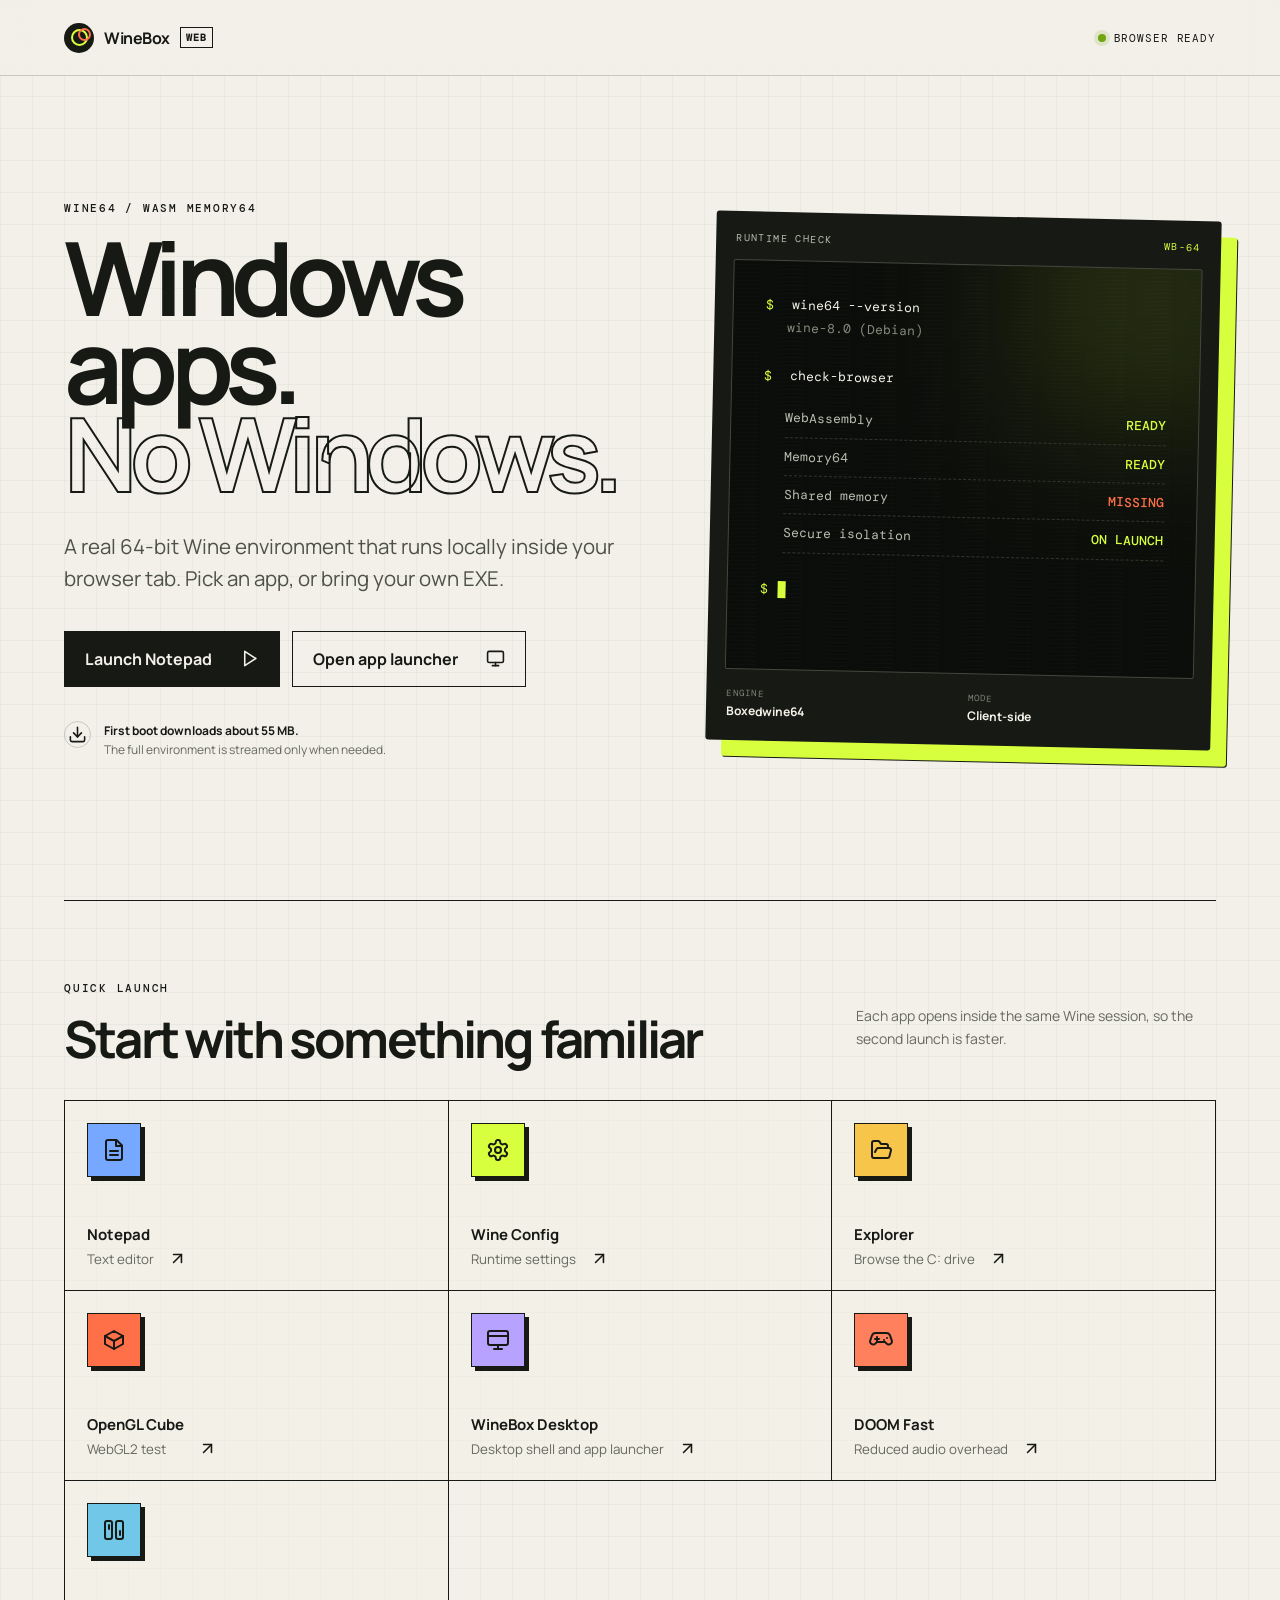
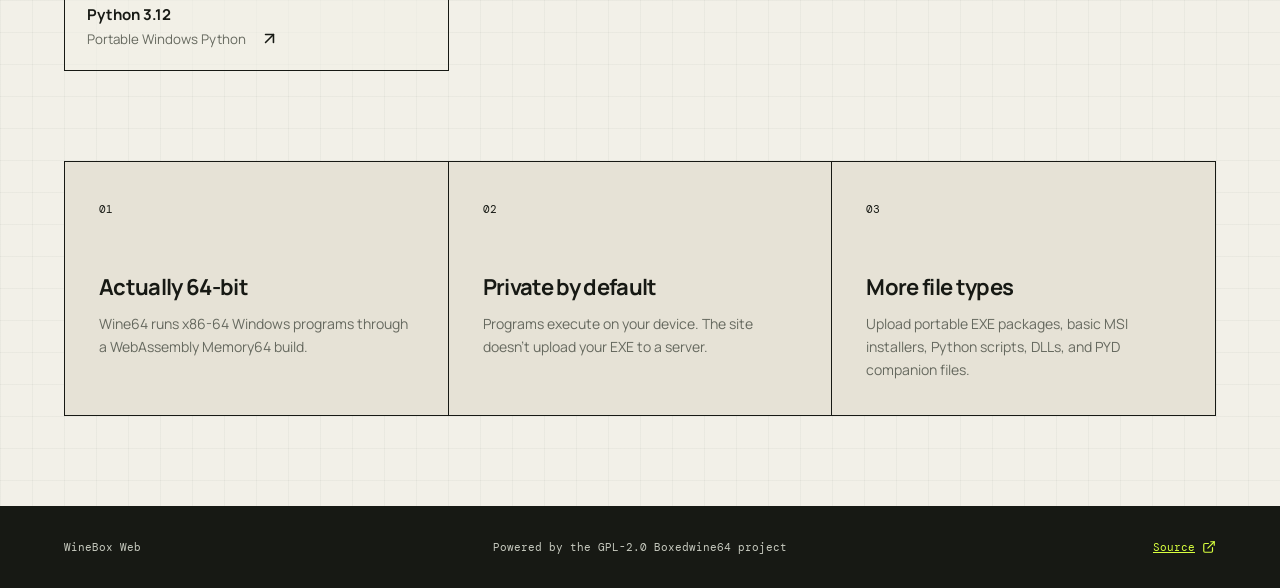
<file: site/index.html>
<!doctype html>
<html lang="en">
  <head>
    <meta charset="utf-8" />
    <meta name="viewport" content="width=device-width, initial-scale=1" />
    <meta name="theme-color" content="#171914" />
    <meta name="description" content="Run 64-bit Windows applications in your browser with Wine64 and WebAssembly." />
    <title>WineBox Web</title>
    <link rel="preconnect" href="https://fonts.googleapis.com" />
    <link rel="preconnect" href="https://fonts.gstatic.com" crossorigin />
    <link href="https://fonts.googleapis.com/css2?family=DM+Mono:wght@400;500&family=Manrope:wght@400;500;600;700&display=swap" rel="stylesheet" />
    <link rel="stylesheet" href="./styles.css" />
  </head>
  <body>
    <header class="topbar">
      <a class="brand" href="./" aria-label="WineBox Web home">
        <span class="brand-mark" aria-hidden="true"><span></span></span>
        <span>WineBox</span>
        <span class="brand-suffix">WEB</span>
      </a>
      <div class="top-status"><span class="status-dot"></span><span id="header-status">Checking browser</span></div>
    </header>

    <main>
      <section class="hero">
        <div class="hero-copy">
          <p class="eyebrow">WINE64 / WASM MEMORY64</p>
          <h1>Windows apps.<br /><span>No Windows.</span></h1>
          <p class="lede">A real 64-bit Wine environment that runs locally inside your browser tab. Pick an app, or bring your own EXE.</p>

          <div class="actions">
            <button class="button button-primary" data-launch="notepad.exe">
              <span>Launch Notepad</span>
              <span data-icon="play"></span>
            </button>
            <button class="button button-secondary" data-launch="">
              <span>Open app launcher</span>
              <span data-icon="monitor"></span>
            </button>
          </div>

          <div class="boot-note">
            <span class="boot-icon" data-icon="download"></span>
            <p><strong>First boot downloads about 55 MB.</strong><br />The full environment is streamed only when needed.</p>
          </div>
        </div>

        <div class="machine-card" aria-label="Browser compatibility">
          <div class="machine-top">
            <span>RUNTIME CHECK</span>
            <span class="machine-id">WB-64</span>
          </div>
          <div class="screen">
            <div class="screen-glow"></div>
            <div class="screen-content">
              <div class="terminal-line"><span class="prompt">$</span> wine64 --version</div>
              <div class="terminal-result">wine-8.0 (Debian)</div>
              <div class="terminal-line spacer"><span class="prompt">$</span> check-browser</div>
              <ul class="checks" id="checks">
                <li data-check="wasm"><span>WebAssembly</span><b>...</b></li>
                <li data-check="memory"><span>Memory64</span><b>...</b></li>
                <li data-check="threads"><span>Shared memory</span><b>...</b></li>
                <li data-check="isolation"><span>Secure isolation</span><b>...</b></li>
              </ul>
              <div class="cursor-line"><span class="prompt">$</span><span class="cursor"></span></div>
            </div>
          </div>
          <div class="machine-foot">
            <div><span class="tiny-label">ENGINE</span><strong>Boxedwine64</strong></div>
            <div><span class="tiny-label">MODE</span><strong>Client-side</strong></div>
          </div>
        </div>
      </section>

      <section class="launcher-section" aria-labelledby="apps-heading">
        <div class="section-heading">
          <div>
            <p class="eyebrow">QUICK LAUNCH</p>
            <h2 id="apps-heading">Start with something familiar</h2>
          </div>
          <p>Each app opens inside the same Wine session, so the second launch is faster.</p>
        </div>

        <div class="app-grid">
          <button class="app-card" data-launch="notepad.exe">
            <span class="app-icon icon-notepad" data-icon="file-text"></span>
            <span class="app-info"><strong>Notepad</strong><small>Text editor</small></span>
            <span class="card-arrow" data-icon="arrow-up-right"></span>
          </button>
          <button class="app-card" data-launch="winecfg.exe">
            <span class="app-icon icon-settings" data-icon="settings"></span>
            <span class="app-info"><strong>Wine Config</strong><small>Runtime settings</small></span>
            <span class="card-arrow" data-icon="arrow-up-right"></span>
          </button>
          <button class="app-card" data-launch="explorer.exe">
            <span class="app-icon icon-files" data-icon="folder-open"></span>
            <span class="app-info"><strong>Explorer</strong><small>Browse the C: drive</small></span>
            <span class="card-arrow" data-icon="arrow-up-right"></span>
          </button>
          <button class="app-card" data-launch="glcube.exe">
            <span class="app-icon icon-cube" data-icon="box"></span>
            <span class="app-info"><strong>OpenGL Cube</strong><small>WebGL2 test</small></span>
            <span class="card-arrow" data-icon="arrow-up-right"></span>
          </button>
          <button class="app-card" data-launch="">
            <span class="app-icon icon-desktop" data-icon="desktop"></span>
            <span class="app-info"><strong>WineBox Desktop</strong><small>Desktop shell and app launcher</small></span>
            <span class="card-arrow" data-icon="arrow-up-right"></span>
          </button>
          <button class="app-card" data-launch="doom.exe -iwad Z:\home\username\doom1.wad -nosound">
            <span class="app-icon icon-doom" data-icon="gamepad"></span>
            <span class="app-info"><strong>DOOM Fast</strong><small>Reduced audio overhead</small></span>
            <span class="card-arrow" data-icon="arrow-up-right"></span>
          </button>
          <button class="app-card" data-launch="C:\Python312\python.exe --version">
            <span class="app-icon icon-python" data-icon="binary"></span>
            <span class="app-info"><strong>Python 3.12</strong><small>Portable Windows Python</small></span>
            <span class="card-arrow" data-icon="arrow-up-right"></span>
          </button>
        </div>
      </section>

      <section class="facts">
        <article><span>01</span><h3>Actually 64-bit</h3><p>Wine64 runs x86-64 Windows programs through a WebAssembly Memory64 build.</p></article>
        <article><span>02</span><h3>Private by default</h3><p>Programs execute on your device. The site doesn't upload your EXE to a server.</p></article>
        <article><span>03</span><h3>More file types</h3><p>Upload portable EXE packages, basic MSI installers, Python scripts, DLLs, and PYD companion files.</p></article>
      </section>
    </main>

    <footer>
      <span>WineBox Web</span>
      <span>Powered by the GPL-2.0 Boxedwine64 project</span>
      <a href="https://github.com/andrewnakas/Boxedwine64" target="_blank" rel="noreferrer">Source <span data-icon="external-link"></span></a>
    </footer>

    <dialog id="compat-dialog">
      <form method="dialog">
        <button class="dialog-close" aria-label="Close"><span data-icon="x"></span></button>
        <p class="eyebrow">BROWSER CHECK</p>
        <h2 id="dialog-title">This browser needs a small upgrade</h2>
        <p id="dialog-copy">Wine64 needs a modern browser with WebAssembly Memory64 and shared memory support.</p>
        <div class="dialog-actions">
          <button class="button button-primary" id="continue-anyway" value="continue">Try anyway</button>
          <button class="button button-secondary" value="cancel">Cancel</button>
        </div>
      </form>
    </dialog>

    <script src="./icons.js"></script>
    <script src="./app.js"></script>
  </body>
</html>
</file>
<file: site/styles.css>
:root {
  --ink: #171914;
  --paper: #f2f0e8;
  --paper-2: #e6e2d6;
  --acid: #d8ff3e;
  --orange: #ff7048;
  --blue: #76a8ff;
  --line: rgba(23, 25, 20, 0.18);
  --muted: #66695f;
}

* { box-sizing: border-box; }

html { scroll-behavior: smooth; }

body {
  margin: 0;
  min-width: 320px;
  color: var(--ink);
  background:
    linear-gradient(rgba(23, 25, 20, 0.035) 1px, transparent 1px),
    linear-gradient(90deg, rgba(23, 25, 20, 0.035) 1px, transparent 1px),
    var(--paper);
  background-size: 32px 32px;
  font-family: "Manrope", sans-serif;
}

button, a { font: inherit; }
button { color: inherit; }
.icon { width: 19px; height: 19px; display: block; }

.topbar {
  height: 76px;
  display: flex;
  align-items: center;
  justify-content: space-between;
  padding: 0 5vw;
  border-bottom: 1px solid var(--line);
  background: rgba(242, 240, 232, 0.88);
  backdrop-filter: blur(18px);
  position: sticky;
  top: 0;
  z-index: 10;
}

.brand { display: flex; align-items: center; gap: 10px; color: inherit; text-decoration: none; font-weight: 700; letter-spacing: -0.03em; }
.brand-mark { width: 30px; height: 30px; border-radius: 50%; background: var(--ink); position: relative; display: inline-grid; place-items: center; }
.brand-mark::before, .brand-mark span { content: ""; width: 13px; height: 13px; border: 2px solid var(--acid); border-radius: 50%; position: absolute; }
.brand-mark span { transform: translate(5px, -3px); border-color: var(--orange); }
.brand-suffix { font-family: "DM Mono", monospace; font-size: 10px; letter-spacing: 0.12em; padding: 3px 5px; border: 1px solid var(--ink); }
.top-status { display: flex; align-items: center; gap: 8px; font-family: "DM Mono", monospace; font-size: 11px; text-transform: uppercase; letter-spacing: 0.08em; }
.status-dot { width: 8px; height: 8px; border-radius: 50%; background: #999; box-shadow: 0 0 0 4px rgba(153,153,153,.15); }
.top-status.ready .status-dot { background: #71a40e; box-shadow: 0 0 0 4px rgba(113,164,14,.15); }
.top-status.warning .status-dot { background: var(--orange); box-shadow: 0 0 0 4px rgba(255,112,72,.15); }

main { width: min(1320px, 90vw); margin: 0 auto; }

.hero { min-height: calc(100vh - 76px); display: grid; grid-template-columns: 1.05fr .95fr; gap: 7vw; align-items: center; padding: 70px 0 86px; }
.eyebrow { margin: 0 0 18px; font-family: "DM Mono", monospace; font-size: 11px; letter-spacing: .16em; font-weight: 500; }
.hero h1 { margin: 0; font-size: clamp(62px, 8vw, 132px); line-height: .86; letter-spacing: -.075em; font-weight: 700; }
.hero h1 span { color: transparent; -webkit-text-stroke: 2px var(--ink); }
.lede { max-width: 640px; margin: 34px 0 0; color: #4e5148; font-size: clamp(17px, 1.6vw, 23px); line-height: 1.55; }
.actions { display: flex; gap: 12px; margin-top: 36px; flex-wrap: wrap; }
.button { min-height: 56px; border: 1px solid var(--ink); padding: 0 20px; display: inline-flex; gap: 28px; align-items: center; justify-content: space-between; cursor: pointer; font-weight: 700; transition: transform .16s ease, box-shadow .16s ease, background .16s ease; }
.button:hover { transform: translate(-3px, -3px); box-shadow: 4px 4px 0 var(--ink); }
.button-primary { background: var(--ink); color: var(--paper); }
.button-primary:hover { background: #2d3029; }
.button-secondary { background: transparent; }
.button-secondary:hover { background: white; }
.boot-note { display: flex; gap: 13px; align-items: flex-start; margin-top: 34px; color: var(--muted); font-size: 12px; line-height: 1.6; }
.boot-note p { margin: 0; }
.boot-note strong { color: var(--ink); }
.boot-icon { display: grid; place-items: center; width: 27px; height: 27px; border: 1px solid var(--line); border-radius: 50%; color: var(--ink); }

.machine-card { background: var(--ink); color: #f4f2e9; border-radius: 3px; padding: 18px; box-shadow: 16px 16px 0 var(--acid), 17px 17px 0 var(--ink); transform: rotate(1.25deg); }
.machine-top { display: flex; justify-content: space-between; padding: 2px 2px 15px; font-family: "DM Mono", monospace; font-size: 10px; letter-spacing: .14em; color: #babdb1; }
.machine-id { color: var(--acid); }
.screen { position: relative; overflow: hidden; min-height: 410px; border: 1px solid #43473d; border-radius: 2px; background: #0b0d0a; }
.screen::after { content: ""; position: absolute; inset: 0; pointer-events: none; background: repeating-linear-gradient(0deg, transparent, transparent 3px, rgba(255,255,255,.018) 4px); }
.screen-glow { position: absolute; width: 260px; height: 260px; background: rgba(216,255,62,.13); filter: blur(70px); top: -100px; right: -80px; }
.screen-content { position: relative; z-index: 1; padding: 32px; font-family: "DM Mono", monospace; font-size: 13px; line-height: 1.8; }
.prompt { color: var(--acid); margin-right: 10px; }
.terminal-result { color: #858a7c; padding-left: 22px; }
.spacer { margin-top: 24px; }
.checks { list-style: none; padding: 12px 0 0 22px; margin: 0; }
.checks li { display: flex; justify-content: space-between; gap: 18px; border-bottom: 1px dashed #30342d; padding: 7px 0; color: #babdb1; }
.checks b { color: #777c70; font-weight: 500; }
.checks .pass { color: var(--acid); }
.checks .fail { color: var(--orange); }
.cursor-line { margin-top: 24px; }
.cursor { display: inline-block; width: 8px; height: 17px; background: var(--acid); vertical-align: middle; animation: blink 1s steps(1) infinite; }
@keyframes blink { 50% { opacity: 0; } }
.machine-foot { display: grid; grid-template-columns: 1fr 1fr; gap: 18px; padding: 18px 2px 3px; }
.machine-foot div { display: flex; flex-direction: column; gap: 3px; }
.machine-foot strong { font-size: 12px; }
.tiny-label { font-family: "DM Mono", monospace; font-size: 9px; letter-spacing: .14em; color: #7f8378; }

.launcher-section { border-top: 1px solid var(--ink); padding: 80px 0; }
.section-heading { display: flex; align-items: end; justify-content: space-between; gap: 40px; margin-bottom: 36px; }
.section-heading h2 { margin: 0; font-size: clamp(34px, 4vw, 62px); letter-spacing: -.055em; line-height: 1; }
.section-heading > p { max-width: 360px; color: var(--muted); line-height: 1.6; font-size: 14px; }
.app-grid { display: grid; grid-template-columns: repeat(3, 1fr); border-top: 1px solid var(--ink); border-left: 1px solid var(--ink); }
.app-card { border: 0; border-right: 1px solid var(--ink); border-bottom: 1px solid var(--ink); min-height: 190px; padding: 22px; background: rgba(242,240,232,.55); cursor: pointer; display: grid; grid-template-columns: auto 1fr auto; align-items: end; gap: 14px; text-align: left; transition: background .2s ease; }
.app-card:hover { background: white; }
.app-card:hover .card-arrow { transform: translate(3px, -3px); }
.app-icon { align-self: start; grid-column: 1 / -1; width: 54px; height: 54px; display: grid; place-items: center; border: 1px solid var(--ink); box-shadow: 4px 4px 0 var(--ink); }
.app-icon .icon { width: 24px; height: 24px; }
.icon-notepad { background: var(--blue); }
.icon-settings { background: var(--acid); }
.icon-files { background: #f7c54a; }
.icon-cube { background: var(--orange); }
.icon-desktop { background: #b7a3ff; }
.icon-doom { background: #ff805c; }
.icon-python { background: #70c7e8; }
.app-info { display: flex; flex-direction: column; gap: 5px; }
.app-info strong { font-size: 15px; }
.app-info small { color: var(--muted); }
.card-arrow { transition: transform .2s ease; }

.facts { display: grid; grid-template-columns: repeat(3, 1fr); gap: 1px; background: var(--ink); border: 1px solid var(--ink); margin: 10px 0 90px; }
.facts article { background: var(--paper-2); padding: 34px; min-height: 230px; }
.facts article > span { font-family: "DM Mono", monospace; font-size: 11px; }
.facts h3 { margin: 54px 0 10px; font-size: 22px; letter-spacing: -.03em; }
.facts p { margin: 0; color: var(--muted); font-size: 14px; line-height: 1.65; }

footer { min-height: 82px; padding: 22px 5vw; background: var(--ink); color: #c7cabf; display: grid; grid-template-columns: 1fr 1fr 1fr; align-items: center; gap: 20px; font-size: 11px; font-family: "DM Mono", monospace; }
footer span:nth-child(2) { text-align: center; }
footer a { color: var(--acid); justify-self: end; display: inline-flex; align-items: center; gap: 7px; }
footer a .icon { width: 14px; height: 14px; }

dialog { width: min(520px, calc(100vw - 32px)); padding: 0; border: 1px solid var(--ink); background: var(--paper); color: var(--ink); box-shadow: 10px 10px 0 var(--ink); }
dialog::backdrop { background: rgba(23,25,20,.62); backdrop-filter: blur(4px); }
dialog form { padding: 34px; position: relative; }
dialog h2 { font-size: 30px; letter-spacing: -.045em; margin: 0 0 14px; }
dialog p:not(.eyebrow) { color: var(--muted); line-height: 1.6; }
.dialog-close { position: absolute; top: 12px; right: 14px; border: 0; background: transparent; cursor: pointer; padding: 8px; }
.dialog-actions { display: flex; gap: 10px; margin-top: 28px; }

@media (max-width: 900px) {
  .hero { grid-template-columns: 1fr; padding-top: 54px; }
  .machine-card { transform: none; box-shadow: 10px 10px 0 var(--acid), 11px 11px 0 var(--ink); }
  .section-heading { align-items: start; flex-direction: column; }
  .app-grid { grid-template-columns: repeat(2, 1fr); }
}

@media (max-width: 600px) {
  .topbar { height: 64px; padding: 0 20px; }
  .top-status { font-size: 0; }
  main { width: min(100% - 40px, 1320px); }
  .hero { min-height: 0; padding-bottom: 70px; }
  .hero h1 { font-size: clamp(55px, 18vw, 80px); }
  .hero h1 span { -webkit-text-stroke-width: 1.5px; }
  .actions { flex-direction: column; }
  .button { width: 100%; }
  .screen { min-height: 360px; }
  .screen-content { padding: 24px 20px; font-size: 11px; }
  .app-grid { grid-template-columns: 1fr; }
  .facts { grid-template-columns: 1fr; }
  .facts article { min-height: 190px; }
  .facts h3 { margin-top: 34px; }
  footer { grid-template-columns: 1fr; text-align: left; }
  footer span:nth-child(2) { text-align: left; }
  footer a { justify-self: start; }
}

@media (prefers-reduced-motion: reduce) {
  *, *::before, *::after { scroll-behavior: auto !important; animation-duration: .01ms !important; animation-iteration-count: 1 !important; }
}
</file>
